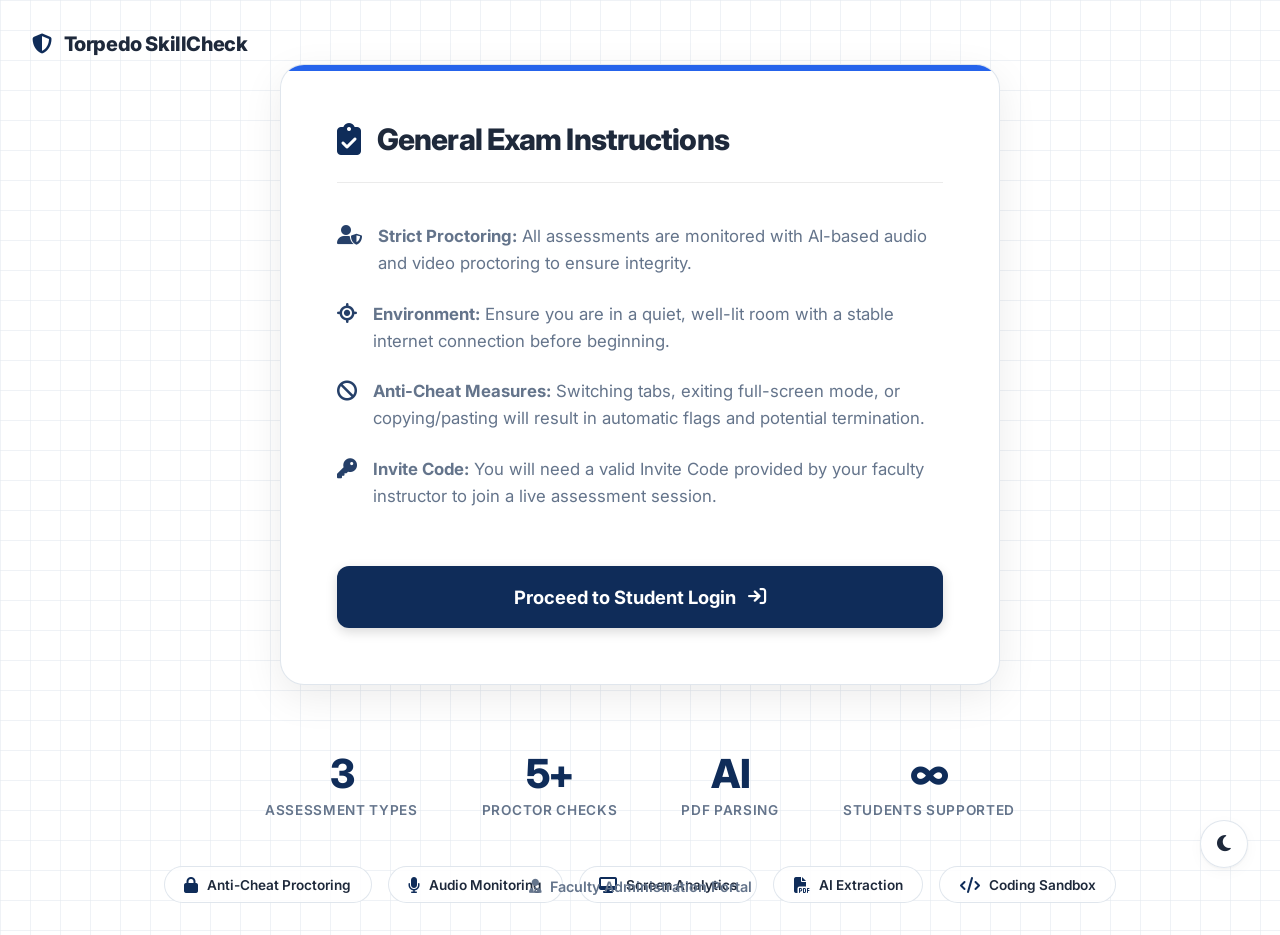
<file: index.html>
<!DOCTYPE html>
<html lang="en">
<head>
  <meta charset="UTF-8">
  <meta name="viewport" content="width=device-width, initial-scale=1.0">
  <meta name="description" content="Torpedo SkillCheck — Advanced Assessment & Proctoring Platform for Students and Faculty">
  <title>Torpedo SkillCheck — Assessment Portal</title>
  <link rel="stylesheet" href="global.css">
  <link rel="stylesheet" href="https://cdnjs.cloudflare.com/ajax/libs/font-awesome/6.5.0/css/all.min.css">
  <style>
    body { 
      align-items: center; 
      justify-content: center;
      padding: 2rem;
      min-height: 100vh;
      display: flex;
      flex-direction: column;
      position: relative;
      background: var(--bg-primary);
      color: var(--text-primary);
    }

    /* Subtle grid overlay for texture */
    body::before {
      content: '';
      position: absolute;
      inset: 0;
      background-image: 
        linear-gradient(var(--glass-border) 1px, transparent 1px),
        linear-gradient(90deg, var(--glass-border) 1px, transparent 1px);
      background-size: 30px 30px;
      pointer-events: none;
      z-index: 0;
      opacity: 0.5;
    }

    /* ---- Navbar / Brand (Subtle) ---- */
    .top-brand {
      position: absolute;
      top: 2rem;
      left: 2rem;
      display: flex;
      align-items: center;
      gap: 0.75rem;
      font-weight: 800;
      font-size: 1.25rem;
      color: var(--text-primary);
      letter-spacing: -0.02em;
      animation: fadeInDown 0.8s cubic-bezier(0.4, 0, 0.2, 1) both;
      z-index: 10;
    }
    .top-brand i {
      color: var(--accent-primary);
    }

    /* ---- Hero Layout ---- */
    .hero-section {
      text-align: center;
      max-width: 1000px;
      width: 100%;
      position: relative;
      z-index: 1;
      display: flex;
      flex-direction: column;
      align-items: center;
      justify-content: center;
      margin-top: 2rem;
    }

    /* ---- Premium Instructions Card ---- */
    .instructions-card {
      position: relative;
      width: 100%;
      max-width: 720px;
      margin: 0 auto;
      text-align: left;
      padding: 3.5rem;
      border-radius: 24px;
      background: var(--glass-bg-strong);
      border: 1px solid var(--glass-border);
      box-shadow: 0 12px 40px rgba(0, 0, 0, 0.08);
      animation: bounceIn 0.8s cubic-bezier(0.34, 1.56, 0.64, 1) 0.1s both;
      overflow: hidden;
      color: var(--text-primary);
    }

    [data-theme="dark"] .instructions-card {
      box-shadow: 0 12px 40px rgba(0, 0, 0, 0.4);
    }

    /* Top accent line */
    .instructions-card::before {
      content: '';
      position: absolute;
      top: 0; left: 0; right: 0;
      height: 6px;
      background: #2563eb;
    }

    .instructions-header {
      display: flex;
      align-items: center;
      gap: 1rem;
      margin-bottom: 2.5rem;
      padding-bottom: 1.5rem;
      border-bottom: 1px solid rgba(0, 0, 0, 0.08);
    }
    
    [data-theme="dark"] .instructions-header {
      border-bottom-color: rgba(255, 255, 255, 0.1);
    }
    
    .instructions-header i {
      font-size: 2rem;
      color: var(--accent-primary);
    }

    .instructions-header h2 {
      font-size: 1.85rem;
      font-weight: 800;
      letter-spacing: -0.03em;
      margin: 0;
      color: var(--text-primary);
    }

    .instructions-list {
      list-style: none;
      padding: 0;
      margin: 0 0 3.5rem 0;
      display: flex;
      flex-direction: column;
      gap: 1.5rem;
    }

    .instructions-list li {
      display: flex;
      align-items: flex-start;
      gap: 1rem;
      font-size: 1.05rem;
      color: var(--text-secondary);
      line-height: 1.6;
    }

    .instructions-list li i {
      color: var(--accent-primary);
      font-size: 1.25rem;
      margin-top: 0.15rem;
      opacity: 0.9;
    }

    .instructions-list li strong {
      color: var(--text-primary);
      font-weight: 700;
    }

    .btn-massive {
      display: flex;
      align-items: center;
      justify-content: center;
      gap: 0.75rem;
      width: 100%;
      padding: 1.25rem;
      font-size: 1.15rem;
      font-weight: 700;
      border-radius: 12px;
      background: #0F2C59;
      color: #ffffff;
      text-decoration: none;
      box-shadow: 0 4px 12px rgba(0,0,0,0.15);
      transition: all 0.3s ease;
    }

    .btn-massive:hover {
      transform: translateY(-2px);
      box-shadow: 0 8px 20px rgba(0,0,0,0.2);
      background: #1a4282;
    }

    /* ---- Stats Row ---- */
    .stats-row {
      display: flex;
      justify-content: center;
      gap: 4rem;
      margin-top: 4rem;
      animation: fadeInUp 0.8s ease-out 0.3s both;
      color: var(--text-primary);
    }

    .stat-item {
      display: flex;
      flex-direction: column;
      align-items: center;
      gap: 0.25rem;
      position: relative;
      z-index: 10;
    }

    .stat-num {
      font-size: 2.5rem;
      font-weight: 800;
      letter-spacing: -0.04em;
      color: var(--accent-primary);
    }

    .stat-label {
      font-size: 0.85rem;
      text-transform: uppercase;
      letter-spacing: 0.05em;
      color: var(--text-secondary);
      font-weight: 600;
    }

    /* ---- Feature Marquee / Row ---- */
    .features-row {
      display: flex;
      justify-content: center;
      gap: 1rem;
      margin-top: 3rem;
      flex-wrap: wrap;
      animation: fadeInUp 0.8s ease-out 0.4s both;
    }

    .feature-pill {
      display: flex;
      align-items: center;
      gap: 0.6rem;
      background: var(--glass-bg);
      border: 1px solid var(--glass-border);
      border-radius: 99px;
      padding: 0.6rem 1.2rem;
      font-size: 0.85rem;
      font-weight: 600;
      color: var(--text-primary);
      transition: all 0.2s ease;
      position: relative;
      z-index: 10;
    }
    .feature-pill i { color: var(--accent-primary); font-size: 1rem; }
    .feature-pill:hover {
      background: var(--bg-secondary);
      border-color: var(--accent-primary);
    }

    /* ---- Footer ---- */
    .landing-footer {
      position: absolute;
      bottom: 2rem;
      width: 100%;
      text-align: center;
      animation: fadeInUp 0.8s ease-out 0.6s both;
      z-index: 10;
    }
    .admin-link {
      display: inline-flex;
      align-items: center;
      gap: 0.5rem;
      color: var(--text-secondary);
      font-size: 0.9rem;
      font-weight: 600;
      text-decoration: none;
      padding: 0.5rem 1rem;
      border-radius: 99px;
      transition: all 0.2s ease;
      background: transparent;
    }
    .admin-link:hover {
      color: var(--text-primary);
      background: var(--glass-bg);
      border-color: var(--glass-border);
    }

    .theme-toggle {
      position: fixed;
      bottom: 2rem; right: 2rem;
      width: 48px; height: 48px;
      backdrop-filter: blur(16px);
      box-shadow: var(--glass-shadow);
      font-size: 1.15rem;
      z-index: 999;
      background: var(--glass-bg);
      border: 1px solid var(--glass-border);
      color: var(--text-primary);
      border-radius: 50%;
      display: flex;
      align-items: center;
      justify-content: center;
      cursor: pointer;
      transition: var(--transition-bounce);
    }
    .theme-toggle:hover {
      transform: scale(1.15) rotate(15deg);
      color: var(--accent-primary);
      border-color: var(--accent-primary);
      box-shadow: 0 8px 25px var(--accent-glow);
    }
    
    @media (max-width: 768px) {
      .instructions-card { padding: 2rem; }
      .stats-row { gap: 2rem; flex-wrap: wrap; }
      .top-brand { position: relative; top: 0; left: 0; margin-bottom: 2rem; justify-content: center; }
      .landing-footer { position: relative; bottom: 0; margin-top: 4rem; }
    }
  </style>
</head>
<body>


  <div class="top-brand">
    <i class="fa-solid fa-shield-halved"></i> Torpedo SkillCheck
  </div>

  <div class="hero-section">
    <!-- Premium Instructions Card -->
    <div class="instructions-card">
      <div class="instructions-header">
        <i class="fa-solid fa-clipboard-check"></i>
        <h2>General Exam Instructions</h2>
      </div>
      <ul class="instructions-list">
        <li>
          <i class="fa-solid fa-user-shield"></i>
          <span><strong style="color: inherit;">Strict Proctoring:</strong> All assessments are monitored with AI-based audio and video proctoring to ensure integrity.</span>
        </li>
        <li>
          <i class="fa-solid fa-location-crosshairs"></i>
          <span><strong style="color: inherit;">Environment:</strong> Ensure you are in a quiet, well-lit room with a stable internet connection before beginning.</span>
        </li>
        <li>
          <i class="fa-solid fa-ban"></i>
          <span><strong style="color: inherit;">Anti-Cheat Measures:</strong> Switching tabs, exiting full-screen mode, or copying/pasting will result in automatic flags and potential termination.</span>
        </li>
        <li>
          <i class="fa-solid fa-key"></i>
          <span><strong style="color: inherit;">Invite Code:</strong> You will need a valid Invite Code provided by your faculty instructor to join a live assessment session.</span>
        </li>
      </ul>
      <a href="student.html" class="btn-massive">
        Proceed to Student Login <i class="fa-solid fa-arrow-right-to-bracket"></i>
      </a>
    </div>

    <!-- Stats -->
    <div class="stats-row">
      <div class="stat-item">
        <div class="stat-num">3</div>
        <div class="stat-label">Assessment Types</div>
      </div>
      <div class="stat-item">
        <div class="stat-num">5+</div>
        <div class="stat-label">Proctor Checks</div>
      </div>
      <div class="stat-item">
        <div class="stat-num">AI</div>
        <div class="stat-label">PDF Parsing</div>
      </div>
      <div class="stat-item">
        <div class="stat-num">∞</div>
        <div class="stat-label">Students Supported</div>
      </div>
    </div>

    <!-- Feature Pills -->
    <div class="features-row">
      <div class="feature-pill"><i class="fa-solid fa-lock"></i> Anti-Cheat Proctoring</div>
      <div class="feature-pill"><i class="fa-solid fa-microphone"></i> Audio Monitoring</div>
      <div class="feature-pill"><i class="fa-solid fa-desktop"></i> Screen Analytics</div>
      <div class="feature-pill"><i class="fa-solid fa-file-pdf"></i> AI Extraction</div>
      <div class="feature-pill"><i class="fa-solid fa-code"></i> Coding Sandbox</div>
    </div>
  </div>

  <!-- Footer Link for Faculty -->
  <footer class="landing-footer">
    <a href="faculty.html" class="admin-link">
      <i class="fa-solid fa-user-tie"></i> Faculty Administration Portal
    </a>
  </footer>

  <button class="theme-toggle" id="theme-toggle" title="Toggle Dark Mode">
    <i class="fa-solid fa-moon"></i>
  </button>

  <script src="main.js?v=6"></script>
</body>
</html>
</file>
<file: global.css>
/* =====================================================
   TORPEDO SKILLCHECK — GLOBAL CSS v5
   Premium Design System — Cinematic Edition
   ===================================================== */

@import url('https://fonts.googleapis.com/css2?family=Inter:wght@300;400;500;600;700;800;900&family=JetBrains+Mono:wght@400;600&display=swap');

/* ======================================================
   DESIGN TOKENS
   ====================================================== */
:root {
  /* --- Palette (Light) --- */
  --bg-primary:    #ffffff;
  --bg-secondary:  #f8f9fa;
  --text-primary:  #1e293b;
  --text-secondary:#64748b;

  --accent-primary:   #0F2C59;
  --accent-secondary: #1a4282;
  --accent-tertiary:  #2558a8;
  --accent-glow:      rgba(15, 44, 89, 0.08);
  --accent-glow-lg:   rgba(15, 44, 89, 0.15);

  --success:     #059669;
  --danger:      #dc2626;
  --warning:     #d97706;
  --success-bg:  rgba(5, 150, 105, 0.10);
  --danger-bg:   rgba(220, 38, 38, 0.10);
  --warning-bg:  rgba(217, 119, 6, 0.10);

  --glass-bg:         rgba(255, 255, 255, 0.85);
  --glass-bg-strong:  #ffffff;
  --glass-border:     rgba(203, 213, 225, 0.6);
  --glass-shadow:     0 4px 15px rgba(0,0,0,0.03), 0 1px 3px rgba(0,0,0,0.05);
  --glass-shadow-lg:  0 10px 35px rgba(0,0,0,0.04), 0 3px 10px rgba(0,0,0,0.04);

  --transition:      all 0.2s ease;
  --transition-slow: all 0.3s ease;
  --transition-bounce: all 0.3s cubic-bezier(0.25, 0.8, 0.25, 1);

  --radius-xl: 16px;
  --radius-lg: 12px;
  --radius-md: 8px;
  --radius-sm: 6px;
  --radius-xs: 4px;
}

[data-theme="dark"] {
  --bg-primary:   #000000;
  --bg-secondary: #0a0a0a;
  --text-primary: #f1f5f9;
  --text-secondary: #94a3b8;

  --accent-primary:   #2558a8;
  --accent-secondary: #3b73ca;
  --accent-tertiary:  #538ced;
  --accent-glow:      rgba(37, 88, 168, 0.15);
  --accent-glow-lg:   rgba(37, 88, 168, 0.25);

  --glass-bg:         rgba(15, 21, 33, 0.85);
  --glass-bg-strong:  #0f1521;
  --glass-border:     rgba(255, 255, 255, 0.08);
  --glass-shadow:     0 4px 15px rgba(0,0,0,0.4), 0 1px 3px rgba(0,0,0,0.3);
  --glass-shadow-lg:  0 10px 35px rgba(0,0,0,0.5), 0 3px 10px rgba(0,0,0,0.4);
}

/* ======================================================
   RESET
   ====================================================== */
*, *::before, *::after {
  margin: 0; padding: 0;
  box-sizing: border-box;
}
html { scroll-behavior: smooth; }

body {
  font-family: 'Inter', system-ui, -apple-system, sans-serif;
  background: var(--bg-primary);
  color: var(--text-primary);
  min-height: 100vh;
  display: flex;
  flex-direction: column;
  position: relative;
  overflow-x: hidden;
  transition: background 0.5s ease, color 0.4s ease;
}

/* ======================================================
   ANIMATED BACKGROUND — Multi-Orb System
   ====================================================== */
.bg-canvas {
  position: fixed;
  inset: 0;
  z-index: -1;
  overflow: hidden;
  pointer-events: none;
}

.bg-orb {
  position: absolute;
  border-radius: 50%;
  filter: blur(80px);
  will-change: transform;
}

.bg-orb-1 {
  width: 60vw; height: 60vw;
  background: radial-gradient(circle, var(--accent-primary) 0%, transparent 70%);
  top: -20vw; left: -15vw;
  opacity: 0.22;
  animation: orbDrift1 22s infinite alternate ease-in-out;
}

.bg-orb-2 {
  width: 45vw; height: 45vw;
  background: radial-gradient(circle, var(--accent-secondary) 0%, transparent 70%);
  bottom: -15vw; right: -10vw;
  opacity: 0.18;
  animation: orbDrift2 28s infinite alternate ease-in-out;
}

.bg-orb-3 {
  width: 30vw; height: 30vw;
  background: radial-gradient(circle, var(--success) 0%, transparent 70%);
  top: 40%; left: 55%;
  opacity: 0.12;
  animation: orbDrift3 18s infinite alternate ease-in-out;
}

.bg-orb-4 {
  width: 20vw; height: 20vw;
  background: radial-gradient(circle, var(--accent-tertiary) 0%, transparent 70%);
  top: 70%; left: 15%;
  opacity: 0.10;
  animation: orbDrift4 24s infinite alternate ease-in-out;
}

@keyframes orbDrift1 {
  0%   { transform: translate(0, 0) scale(1); }
  50%  { transform: translate(5vw, 8vh) scale(1.18); }
  100% { transform: translate(-4vw, 12vh) scale(0.9); }
}
@keyframes orbDrift2 {
  0%   { transform: translate(0, 0) scale(1); }
  50%  { transform: translate(-6vw, -10vh) scale(1.12); }
  100% { transform: translate(3vw, 5vh) scale(0.95); }
}
@keyframes orbDrift3 {
  0%   { transform: translate(0, 0) scale(1); }
  100% { transform: translate(-8vw, 6vh) scale(1.3); }
}
@keyframes orbDrift4 {
  0%   { transform: translate(0, 0) scale(1); }
  100% { transform: translate(5vw, -8vh) scale(1.2); }
}

/* Subtle dot grid overlay */
body::before {
  content: '';
  position: fixed;
  inset: 0;
  z-index: -1;
  background-image: radial-gradient(circle, rgba(79,70,229,0.06) 1px, transparent 1px);
  background-size: 32px 32px;
  pointer-events: none;
}

/* ======================================================
   GLASS PANEL
   ====================================================== */
.glass-panel {
  background: var(--glass-bg);
  backdrop-filter: blur(28px) saturate(200%);
  -webkit-backdrop-filter: blur(28px) saturate(200%);
  border: 1px solid var(--glass-border);
  box-shadow: var(--glass-shadow);
  border-radius: var(--radius-lg);
}

.glass-panel-lg {
  background: var(--glass-bg);
  backdrop-filter: blur(32px) saturate(200%);
  -webkit-backdrop-filter: blur(32px) saturate(200%);
  border: 1px solid var(--glass-border);
  box-shadow: var(--glass-shadow-lg);
  border-radius: var(--radius-xl);
}

/* ======================================================
   TYPOGRAPHY
   ====================================================== */
h1, h2, h3, h4, h5, h6 {
  color: var(--text-primary);
  line-height: 1.25;
  font-weight: 700;
  letter-spacing: -0.02em;
}
p { color: var(--text-secondary); line-height: 1.75; }

/* Gradient text utility */
.gradient-text {
  background: linear-gradient(135deg, var(--accent-primary) 0%, var(--accent-secondary) 50%, var(--accent-tertiary) 100%);
  background-size: 200% auto;
  -webkit-background-clip: text;
  -webkit-text-fill-color: transparent;
  background-clip: text;
  animation: shimmer 5s linear infinite;
}

/* ======================================================
   BUTTONS
   ====================================================== */
.btn {
  padding: 0.75rem 1.5rem;
  border-radius: var(--radius-sm);
  border: none;
  font-family: inherit;
  font-size: 0.9rem;
  font-weight: 600;
  cursor: pointer;
  transition: var(--transition-bounce);
  display: inline-flex;
  align-items: center;
  justify-content: center;
  gap: 0.5rem;
  letter-spacing: 0.01em;
  text-decoration: none;
  position: relative;
  overflow: hidden;
}

/* Ripple effect */
.btn::after {
  content: '';
  position: absolute;
  inset: 0;
  background: white;
  opacity: 0;
  transition: opacity 0.2s;
  border-radius: inherit;
}
.btn:active::after { opacity: 0.12; }

.btn-primary {
  background: linear-gradient(135deg, var(--accent-primary) 0%, var(--accent-secondary) 100%);
  color: white;
  box-shadow: 0 2px 5px rgba(0,0,0,0.1);
}
.btn-primary:hover {
  transform: translateY(-1px);
  box-shadow: 0 4px 12px rgba(0,0,0,0.15);
  filter: brightness(1.1);
}
.btn-primary:active { transform: translateY(-1px) scale(0.99); }

.btn-outline {
  background: transparent;
  border: 1.5px solid var(--accent-primary);
  color: var(--accent-primary);
  box-shadow: 0 0 0 0 var(--accent-glow);
}
.btn-outline:hover {
  background: var(--accent-primary);
  color: white;
  transform: translateY(-2px);
  box-shadow: 0 6px 20px var(--accent-glow);
}

.btn-danger {
  background: linear-gradient(135deg, #ef4444, #dc2626);
  color: white;
  box-shadow: 0 4px 15px rgba(239,68,68,0.3);
}
.btn-danger:hover {
  transform: translateY(-2px);
  box-shadow: 0 8px 25px rgba(239,68,68,0.45);
  filter: brightness(1.08);
}

.btn-success {
  background: linear-gradient(135deg, #10b981, #059669);
  color: white;
  box-shadow: 0 4px 15px rgba(16,185,129,0.3);
}
.btn-success:hover {
  transform: translateY(-2px);
  box-shadow: 0 8px 25px rgba(16,185,129,0.45);
}

.btn-sm  { padding: 0.45rem 0.9rem; font-size: 0.8rem; border-radius: var(--radius-xs); }
.btn-lg  { padding: 1rem 2rem; font-size: 1rem; border-radius: var(--radius-md); }
.btn-block { width: 100%; }

/* Icon-only button */
.btn-icon {
  width: 38px; height: 38px;
  padding: 0;
  border-radius: 50%;
}

/* ======================================================
   FORMS
   ====================================================== */
.form-group { margin-bottom: 1.4rem; }

.form-group label {
  display: block;
  margin-bottom: 0.5rem;
  font-weight: 600;
  font-size: 0.85rem;
  color: var(--text-primary);
  letter-spacing: 0.01em;
}

.form-control {
  width: 100%;
  padding: 0.8rem 1rem;
  border: 1.5px solid var(--glass-border);
  background: var(--glass-bg-strong);
  color: var(--text-primary);
  border-radius: var(--radius-sm);
  font-family: inherit;
  font-size: 0.95rem;
  transition: var(--transition);
  resize: vertical;
}
.form-control:focus {
  outline: none;
  border-color: var(--accent-primary);
  box-shadow: 0 0 0 4px var(--accent-glow);
  background: var(--glass-bg-strong);
}
.form-control::placeholder { color: var(--text-secondary); opacity: 0.65; }

/* Floating label variant */
.form-group-float {
  position: relative;
  margin-bottom: 1.4rem;
}
.form-group-float .form-control { padding-top: 1.4rem; padding-bottom: 0.5rem; }
.form-group-float label {
  position: absolute;
  top: 50%; left: 1rem;
  transform: translateY(-50%);
  font-size: 0.95rem;
  color: var(--text-secondary);
  pointer-events: none;
  transition: var(--transition);
  background: transparent;
}
.form-group-float .form-control:focus ~ label,
.form-group-float .form-control:not(:placeholder-shown) ~ label {
  top: 0.5rem;
  font-size: 0.75rem;
  color: var(--accent-primary);
  font-weight: 600;
}

/* ======================================================
   NAVBAR
   ====================================================== */
.navbar {
  display: flex;
  justify-content: space-between;
  align-items: center;
  padding: 1rem 2.5rem;
  position: sticky;
  top: 0;
  z-index: 1000;
  border-radius: 0;
  border-bottom: 1px solid var(--glass-border);
  transition: background 0.3s ease, box-shadow 0.3s ease;
}

.navbar.scrolled {
  box-shadow: 0 4px 30px rgba(79,70,229,0.1);
}

.nav-brand {
  font-size: 1.35rem;
  font-weight: 800;
  display: flex;
  align-items: center;
  gap: 0.6rem;
  color: var(--accent-primary);
  letter-spacing: -0.03em;
  text-decoration: none;
}
.nav-brand span { color: var(--text-primary); }

.nav-brand i {
  font-size: 1.2rem;
  /* Removed glow */
}

.nav-links { display: flex; align-items: center; gap: 1.5rem; }

.nav-link {
  color: var(--text-secondary);
  text-decoration: none;
  font-weight: 500;
  font-size: 0.88rem;
  transition: var(--transition);
  display: flex;
  align-items: center;
  gap: 0.4rem;
  padding: 0.35rem 0.6rem;
  border-radius: var(--radius-xs);
}
.nav-link:hover {
  color: var(--accent-primary);
  background: rgba(79,70,229,0.07);
}
.nav-link.active {
  color: var(--accent-primary);
  background: rgba(79,70,229,0.10);
  font-weight: 600;
}

/* ======================================================
   THEME TOGGLE
   ====================================================== */
.theme-toggle-inline, .theme-toggle {
  background: var(--glass-bg);
  border: 1px solid var(--glass-border);
  color: var(--text-primary);
  font-size: 1rem;
  cursor: pointer;
  transition: var(--transition);
  width: 38px; height: 38px;
  border-radius: 50%;
  display: flex; align-items: center; justify-content: center;
}
.theme-toggle-inline:hover {
  color: var(--accent-primary);
  transform: rotate(30deg) scale(1.1);
  border-color: var(--accent-primary);
  box-shadow: 0 0 18px var(--accent-glow);
}

.theme-toggle {
  position: fixed; bottom: 2rem; right: 2rem;
  width: 50px; height: 50px;
  backdrop-filter: blur(16px);
  box-shadow: var(--glass-shadow);
  font-size: 1.15rem;
  z-index: 999;
}
.theme-toggle:hover {
  transform: scale(1.18) rotate(30deg);
  color: var(--accent-primary);
  box-shadow: 0 8px 30px var(--accent-glow);
}

/* ======================================================
   BADGE
   ====================================================== */
.badge {
  padding: 0.28rem 0.75rem;
  border-radius: 99px;
  font-size: 0.72rem;
  font-weight: 700;
  display: inline-flex;
  align-items: center;
  gap: 0.3rem;
  letter-spacing: 0.03em;
  text-transform: uppercase;
}
.badge-success  { background: var(--success-bg); color: var(--success); border: 1px solid rgba(16,185,129,0.25); }
.badge-danger   { background: var(--danger-bg); color: var(--danger); border: 1px solid rgba(239,68,68,0.25); }
.badge-warning  { background: var(--warning-bg); color: var(--warning); border: 1px solid rgba(245,158,11,0.25); }
.badge-primary  { background: rgba(79,70,229,0.1); color: var(--accent-primary); border: 1px solid rgba(79,70,229,0.25); }

/* ======================================================
   SPINNER
   ====================================================== */
.spinner {
  width: 44px; height: 44px;
  border: 3px solid rgba(79,70,229,0.12);
  border-top-color: var(--accent-primary);
  border-radius: 50%;
  animation: spin 0.75s linear infinite;
  margin: 0 auto 1rem;
}
.spinner-sm {
  width: 20px; height: 20px;
  border-width: 2px;
}
@keyframes spin { to { transform: rotate(360deg); } }

/* ======================================================
   ANIMATIONS
   ====================================================== */
@keyframes fadeInUp {
  from { opacity: 0; transform: translateY(24px); }
  to   { opacity: 1; transform: translateY(0); }
}
@keyframes fadeInDown {
  from { opacity: 0; transform: translateY(-24px); }
  to   { opacity: 1; transform: translateY(0); }
}
@keyframes fadeIn {
  from { opacity: 0; } to { opacity: 1; }
}
@keyframes slideInRight {
  from { opacity: 0; transform: translateX(40px); }
  to   { opacity: 1; transform: translateX(0); }
}
@keyframes slideInLeft {
  from { opacity: 0; transform: translateX(-40px); }
  to   { opacity: 1; transform: translateX(0); }
}
@keyframes scaleIn {
  from { opacity: 0; transform: scale(0.88); }
  to   { opacity: 1; transform: scale(1); }
}
@keyframes bounceIn {
  0%   { opacity: 0; transform: scale(0.7); }
  60%  { opacity: 1; transform: scale(1.05); }
  100% { transform: scale(1); }
}
@keyframes pulse {
  0%, 100% { opacity: 1; }
  50%       { opacity: 0.55; }
}
@keyframes shimmer {
  0%   { background-position: 0% center; }
  100% { background-position: 200% center; }
}
@keyframes breathe {
  0%, 100% { transform: scale(1);    box-shadow: 0 0 0 0 var(--accent-glow); }
  50%       { transform: scale(1.03); box-shadow: 0 0 30px 8px var(--accent-glow); }
}
@keyframes float {
  0%, 100% { transform: translateY(0); }
  50%       { transform: translateY(-8px); }
}
@keyframes ringPop {
  0%   { box-shadow: 0 0 0 0 var(--accent-glow); }
  70%  { box-shadow: 0 0 0 12px transparent; }
  100% { box-shadow: 0 0 0 0 transparent; }
}
@keyframes shake {
  0%, 100% { transform: translateX(0); }
  20%       { transform: translateX(-8px); }
  40%       { transform: translateX(8px); }
  60%       { transform: translateX(-5px); }
  80%       { transform: translateX(5px); }
}
@keyframes fadeOut {
  to { opacity: 0; transform: translateY(10px); }
}
@keyframes countUp {
  from { opacity: 0; transform: translateY(10px); }
  to   { opacity: 1; transform: translateY(0); }
}

/* Staggered entrance utilities */
.animate-fade-in        { animation: fadeInUp 0.5s cubic-bezier(0.4,0,0.2,1) both; }
.animate-fade-in-down   { animation: fadeInDown 0.5s cubic-bezier(0.4,0,0.2,1) both; }
.animate-slide-in       { animation: slideInRight 0.45s cubic-bezier(0.4,0,0.2,1) both; }
.animate-scale-in       { animation: scaleIn 0.4s cubic-bezier(0.34,1.56,0.64,1) both; }
.animate-bounce-in      { animation: bounceIn 0.55s cubic-bezier(0.34,1.56,0.64,1) both; }
.animate-float          { animation: float 4s ease-in-out infinite; }

/* Delay helpers */
.delay-1 { animation-delay: 0.08s; }
.delay-2 { animation-delay: 0.16s; }
.delay-3 { animation-delay: 0.24s; }
.delay-4 { animation-delay: 0.32s; }
.delay-5 { animation-delay: 0.40s; }
.delay-6 { animation-delay: 0.50s; }

/* ======================================================
   TOAST — Premium
   ====================================================== */
#toast-container {
  position: fixed;
  top: 1.5rem; right: 1.5rem;
  display: flex; flex-direction: column;
  gap: 0.6rem;
  z-index: 9999;
  pointer-events: none;
}

.toast {
  background: var(--glass-bg-strong);
  backdrop-filter: blur(24px);
  border: 1px solid var(--glass-border);
  box-shadow: var(--glass-shadow-lg);
  padding: 0.85rem 1.25rem;
  border-radius: var(--radius-md);
  display: flex; align-items: center; gap: 0.75rem;
  font-weight: 600;
  font-size: 0.875rem;
  min-width: 280px; max-width: 380px;
  animation: slideInRight 0.35s cubic-bezier(0.34,1.56,0.64,1) both;
  pointer-events: auto;
}

.toast-success { border-left: 3px solid var(--success); }
.toast-success i { color: var(--success); font-size: 1rem; }
.toast-error   { border-left: 3px solid var(--danger); }
.toast-error   i { color: var(--danger); font-size: 1rem; }
.toast-warning { border-left: 3px solid var(--warning); }
.toast-warning i { color: var(--warning); font-size: 1rem; }

/* ======================================================
   UTILITY
   ====================================================== */
.hidden { display: none !important; }
.text-center  { text-align: center; }
.text-success { color: var(--success); }
.text-danger  { color: var(--danger); }
.text-warning { color: var(--warning); }
.text-accent  { color: var(--accent-primary); }
.text-muted   { color: var(--text-secondary); }

.mt-1 { margin-top: 0.4rem; }
.mt-2 { margin-top: 0.75rem; }
.mt-3 { margin-top: 1.25rem; }
.mt-4 { margin-top: 2rem; }
.mb-1 { margin-bottom: 0.4rem; }
.mb-2 { margin-bottom: 0.75rem; }
.mb-3 { margin-bottom: 1.25rem; }

.gap-1 { gap: 0.4rem; }
.gap-2 { gap: 0.75rem; }

/* Glow decorators removed */
.glow-primary { filter: none; }
.glow-success { filter: none; }
.glow-danger  { filter: none; }

/* ======================================================
   CODE FONT
   ====================================================== */
.code-font {
  font-family: 'JetBrains Mono', 'Fira Code', 'Courier New', monospace;
  font-size: 0.9rem;
  line-height: 1.6;
}

/* ======================================================
   SCROLLBAR
   ====================================================== */
::-webkit-scrollbar { width: 5px; height: 5px; }
::-webkit-scrollbar-track { background: transparent; }
::-webkit-scrollbar-thumb {
  background: linear-gradient(var(--accent-primary), var(--accent-secondary));
  border-radius: 99px;
}

/* ======================================================
   TOOLTIP
   ====================================================== */
[data-tooltip] { position: relative; cursor: help; }
[data-tooltip]::after {
  content: attr(data-tooltip);
  position: absolute;
  bottom: calc(100% + 6px);
  left: 50%;
  transform: translateX(-50%);
  background: var(--glass-bg-strong);
  backdrop-filter: blur(12px);
  border: 1px solid var(--glass-border);
  padding: 0.4rem 0.75rem;
  border-radius: var(--radius-xs);
  font-size: 0.75rem;
  font-weight: 500;
  white-space: nowrap;
  opacity: 0;
  pointer-events: none;
  transition: opacity 0.2s ease;
  box-shadow: var(--glass-shadow);
}
[data-tooltip]:hover::after { opacity: 1; }

/* ======================================================
   SECTION DIVIDER
   ====================================================== */
.section-divider {
  width: 100%; height: 1px;
  background: linear-gradient(90deg, transparent, var(--glass-border), transparent);
  margin: 2rem 0;
}

/* ======================================================
   PROGRESS BAR
   ====================================================== */
.progress-bar-wrap {
  width: 100%; height: 6px;
  background: var(--glass-bg-strong);
  border-radius: 99px;
  overflow: hidden;
}
.progress-bar-fill {
  height: 100%;
  background: linear-gradient(90deg, var(--accent-primary), var(--accent-secondary));
  border-radius: 99px;
  transition: width 0.6s cubic-bezier(0.4,0,0.2,1);
  position: relative;
}
.progress-bar-fill::after {
  content: '';
  position: absolute;
  inset: 0;
  background: linear-gradient(90deg, transparent, rgba(255,255,255,0.35), transparent);
  background-size: 200% 100%;
  animation: shimmer 1.5s linear infinite;
}

/* ======================================================
   CHIP / TAG
   ====================================================== */
.chip {
  display: inline-flex;
  align-items: center;
  gap: 0.35rem;
  padding: 0.3rem 0.75rem;
  border-radius: 99px;
  font-size: 0.78rem;
  font-weight: 600;
  background: var(--glass-bg);
  border: 1px solid var(--glass-border);
  color: var(--text-secondary);
}
.chip-accent {
  background: rgba(79,70,229,0.1);
  border-color: rgba(79,70,229,0.25);
  color: var(--accent-primary);
}
</file>
